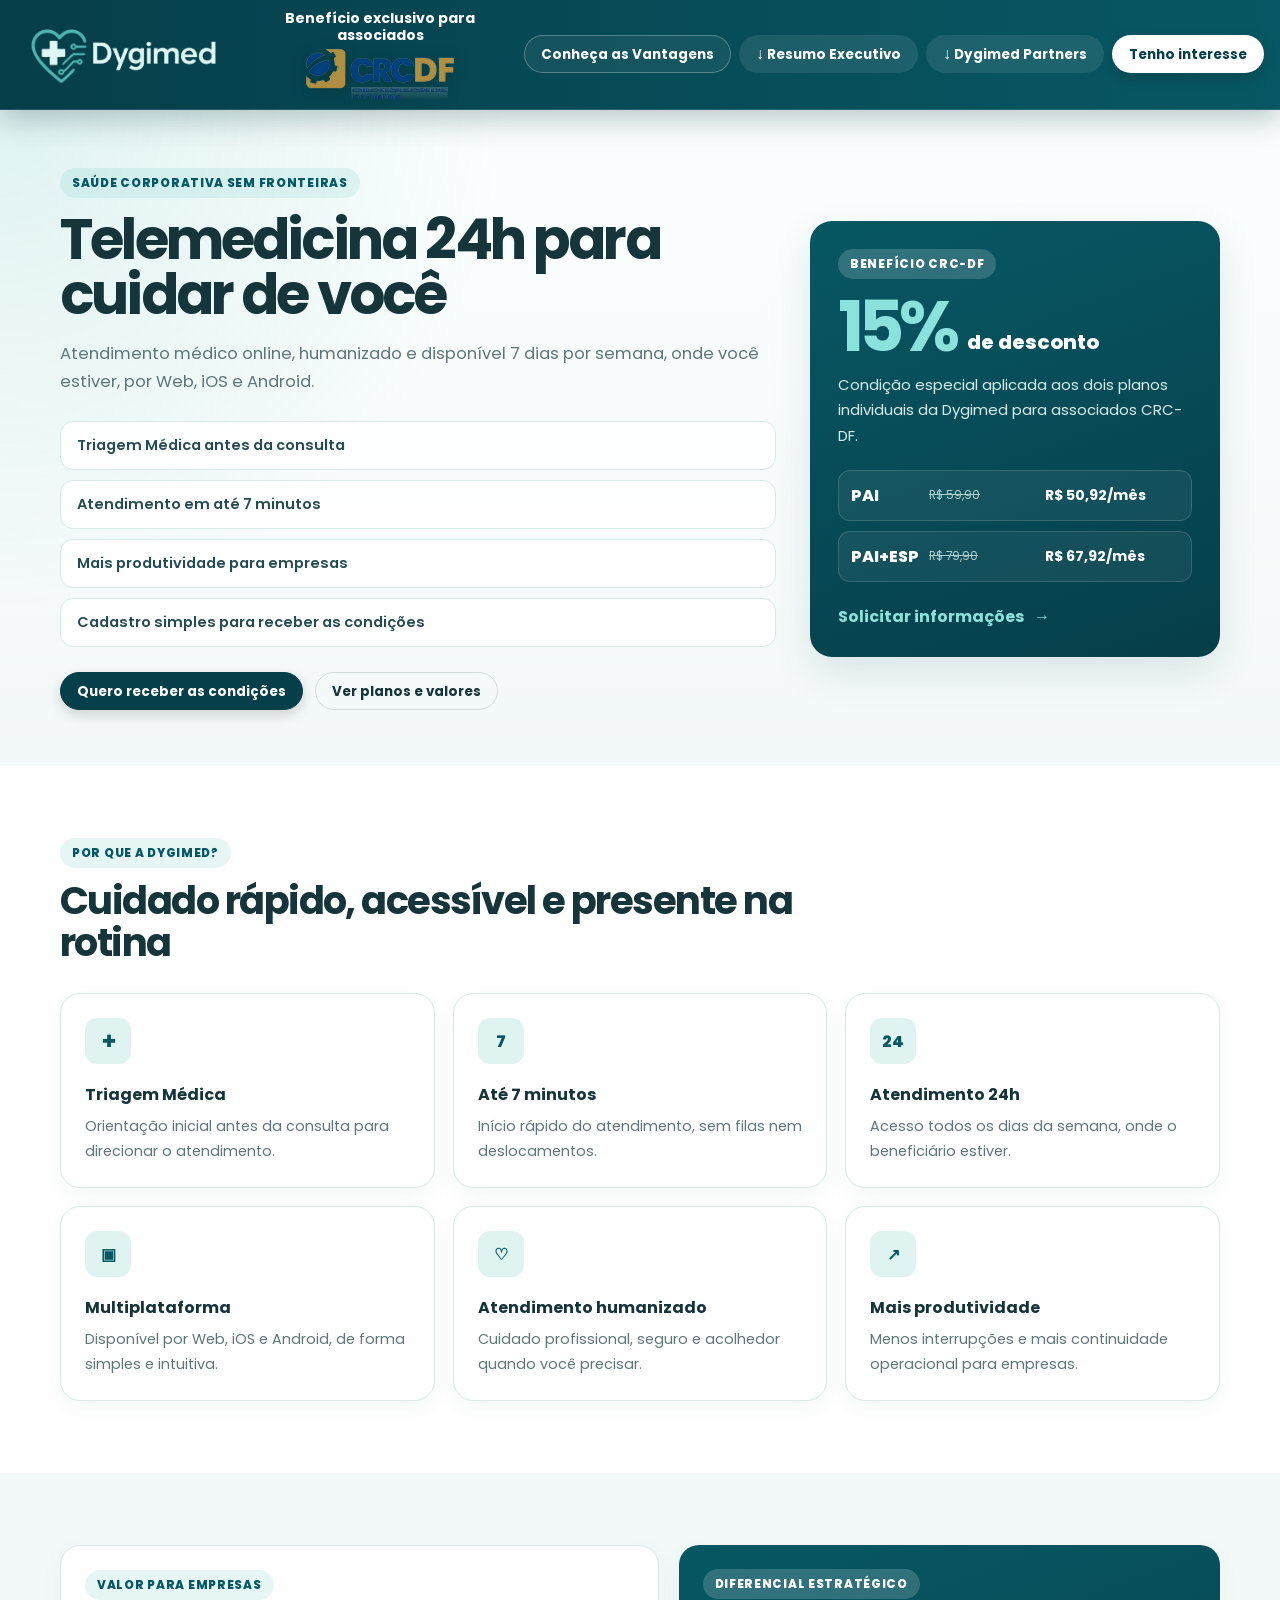
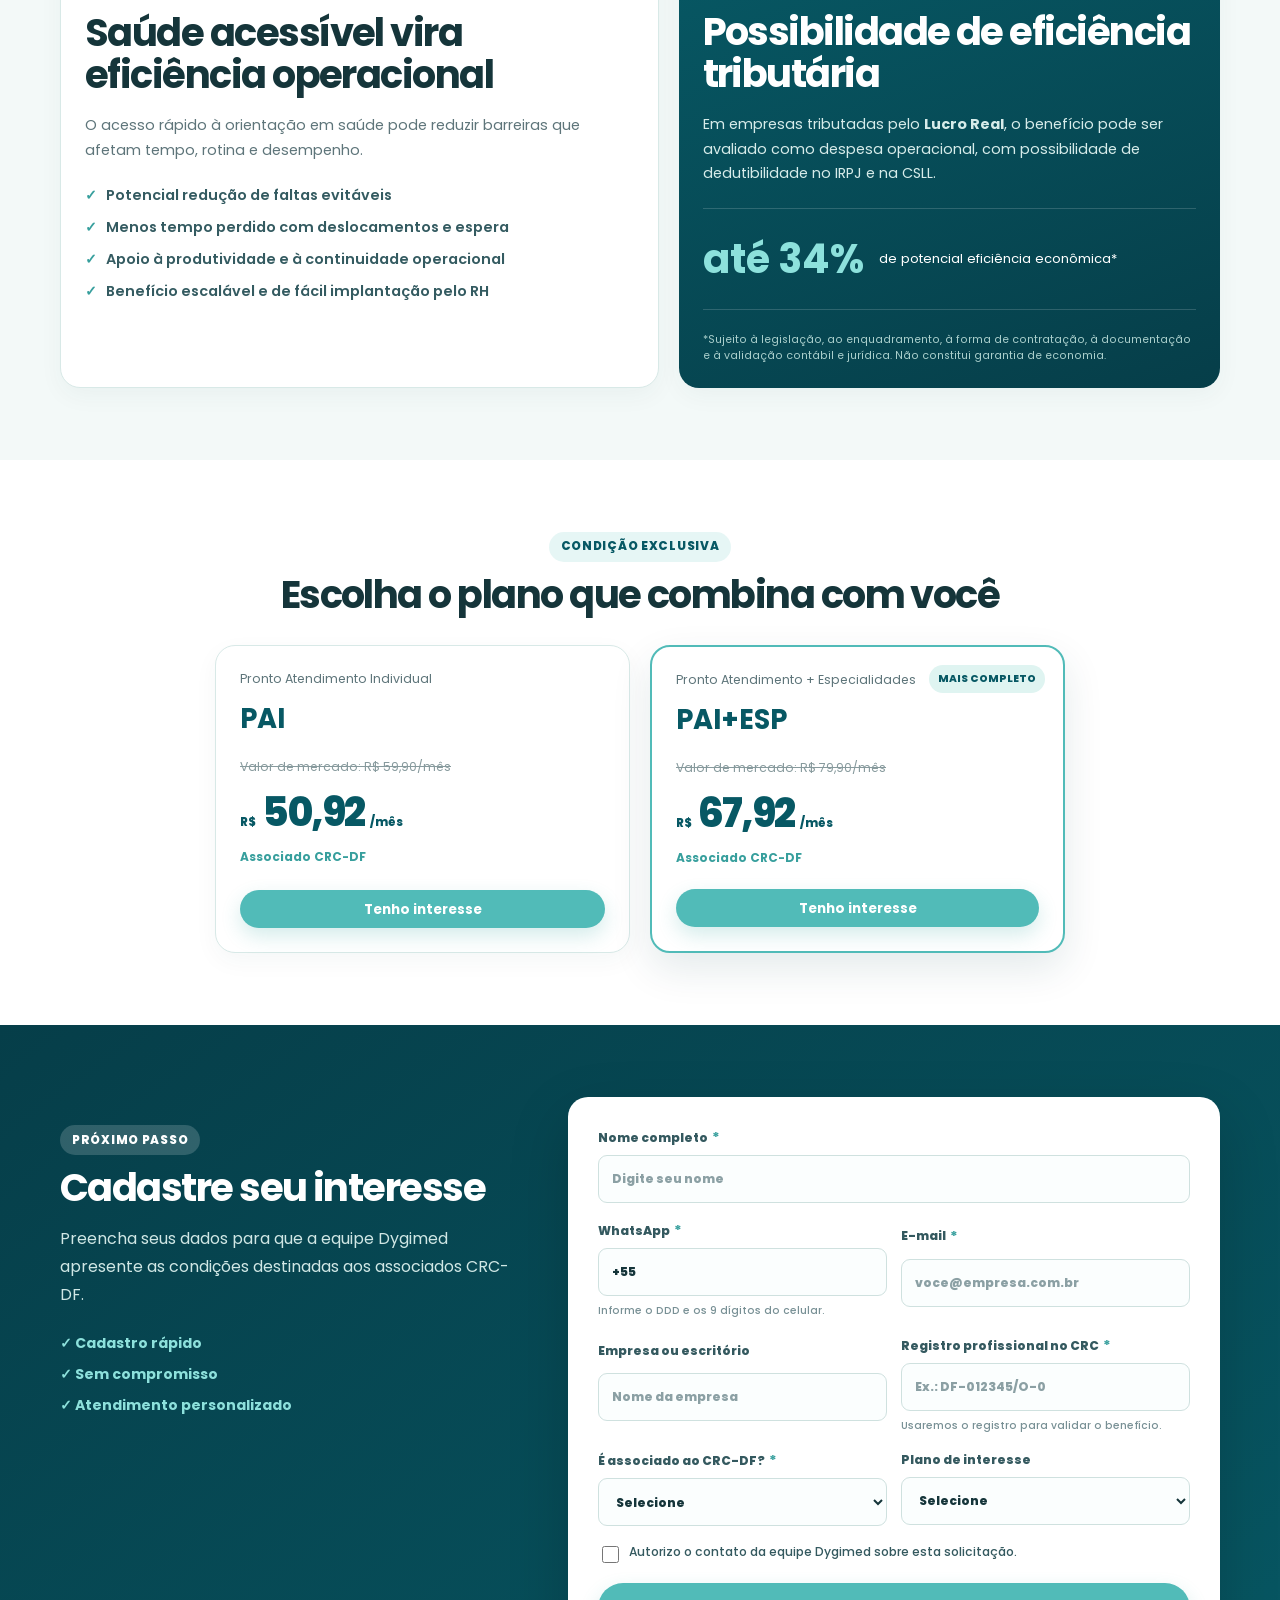
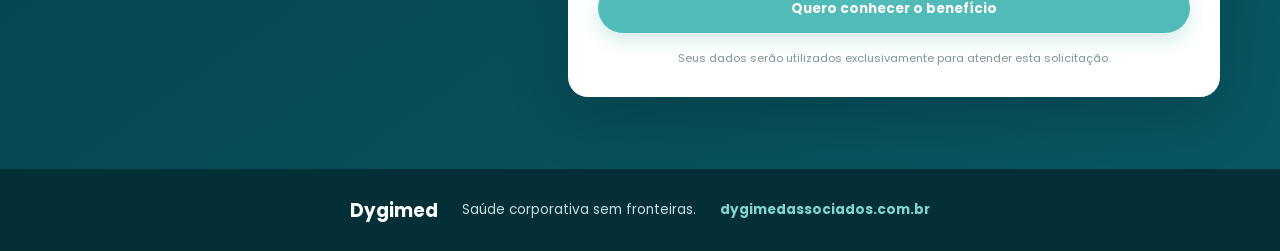
<file: index.html>
<!DOCTYPE html>
<html lang="pt-BR">
<head>
  <meta charset="UTF-8" />
  <meta name="viewport" content="width=device-width, initial-scale=1.0" />
  <meta name="description" content="Telemedicina Dygimed 24h com benefício exclusivo para associados CRC-DF." />
  <title>Dygimed | Benefício exclusivo CRC-DF</title>
  <link rel="icon" href="favicon.ico" sizes="any">
  <link rel="icon" type="image/png" sizes="512x512" href="assets/favicon-dygimed.png">
  <link rel="apple-touch-icon" href="assets/favicon-dygimed.png">
  <link rel="preconnect" href="https://fonts.googleapis.com">
  <link rel="preconnect" href="https://fonts.gstatic.com" crossorigin>
  <link href="https://fonts.googleapis.com/css2?family=Poppins:wght@400;500;600;700;800&display=swap" rel="stylesheet">
  <link rel="stylesheet" href="styles.css" />
</head>
<body>
  <header class="topbar">
    <div class="topbar__inner">
      <a class="dygimed-logo" href="#inicio" aria-label="Dygimed - início">
        <img src="logo-dygimed-topo.png" alt="Dygimed" width="1015" height="321">
      </a>

      <div class="topbar__benefit" aria-label="Benefício exclusivo para associados do CRC-DF">
        <strong>Benefício exclusivo para associados</strong>
        <img src="logo-crcdf.webp" alt="CRC-DF — Conselho Regional de Contabilidade do Distrito Federal" width="300" height="100">
      </div>

      <div class="topbar__actions">
        <a class="btn btn--ghost" href="#vantagens">Conheça as Vantagens</a>
        <a class="btn btn--download" href="Resumo_Executivo_Dygimed_Assoc_CRC-DF.pdf" download="Resumo_Executivo_Dygimed_Assoc_CRC-DF.pdf" aria-label="Baixar o Resumo Executivo da Dygimed em PDF">
          <span aria-hidden="true">↓</span> Resumo Executivo
        </a>
        <a class="btn btn--download" href="Dygimed_Partners_Assoc_CRC-DF.pdf" download="Dygimed_Partners_Assoc_CRC-DF.pdf" aria-label="Baixar a apresentação Dygimed Partners em PDF">
          <span aria-hidden="true">↓</span> Dygimed Partners
        </a>
        <a class="btn btn--primary" href="#cadastro">Tenho interesse</a>
      </div>
    </div>
  </header>

  <main>
    <section class="hero" id="inicio">
      <div class="container hero__grid">
        <div class="hero__content">
          <span class="hero__tag">Saúde corporativa sem fronteiras</span>
          <h1>Telemedicina 24h para cuidar de você</h1>
          <p class="hero__lead">
            Atendimento médico online, humanizado e disponível 7 dias por semana, onde você estiver, por Web, iOS e Android.
          </p>

          <div class="hero__bullets">
            <button class="bullet bullet--interactive" data-modal="modal-atendimento" type="button">Triagem Médica antes da consulta</button>
            <button class="bullet bullet--interactive" data-modal="modal-rapidez" type="button">Atendimento em até 7 minutos</button>
            <button class="bullet bullet--interactive" data-modal="modal-empresas" type="button">Mais produtividade para empresas</button>
            <a class="bullet bullet--link" href="#cadastro">Cadastro simples para receber as condições</a>
          </div>

          <div class="hero__cta">
            <a class="btn btn--primary" href="#cadastro">Quero receber as condições</a>
            <a class="btn btn--ghost-dark" href="#planos">Ver planos e valores</a>
          </div>
        </div>

        <aside class="hero__panel hero__panel--highlight">
          <span class="panel__label panel__label--light">Benefício CRC-DF</span>
          <div class="discount-head"><strong>15%</strong><span>de desconto</span></div>
          <p>Condição especial aplicada aos dois planos individuais da Dygimed para associados CRC-DF.</p>
          <div class="mini-prices">
            <div><span>PAI</span><del>R$ 59,90</del><strong>R$ 50,92/mês</strong></div>
            <div><span>PAI+ESP</span><del>R$ 79,90</del><strong>R$ 67,92/mês</strong></div>
          </div>
          <a class="text-link text-link--light text-link--arrow" href="#cadastro">Solicitar informações <span aria-hidden="true">→</span></a>
        </aside>
      </div>
    </section>

    <section class="section" id="vantagens">
      <div class="container">
        <div class="section-heading">
          <span class="section-tag">Por que a Dygimed?</span>
          <h2>Cuidado rápido, acessível e presente na rotina</h2>
        </div>
        <div class="cards cards--six">
          <article class="card"><span class="card__icon">✚</span><h3>Triagem Médica</h3><p>Orientação inicial antes da consulta para direcionar o atendimento.</p></article>
          <article class="card"><span class="card__icon">7</span><h3>Até 7 minutos</h3><p>Início rápido do atendimento, sem filas nem deslocamentos.</p></article>
          <article class="card"><span class="card__icon">24</span><h3>Atendimento 24h</h3><p>Acesso todos os dias da semana, onde o beneficiário estiver.</p></article>
          <article class="card"><span class="card__icon">▣</span><h3>Multiplataforma</h3><p>Disponível por Web, iOS e Android, de forma simples e intuitiva.</p></article>
          <article class="card"><span class="card__icon">♡</span><h3>Atendimento humanizado</h3><p>Cuidado profissional, seguro e acolhedor quando você precisar.</p></article>
          <article class="card"><span class="card__icon">↗</span><h3>Mais produtividade</h3><p>Menos interrupções e mais continuidade operacional para empresas.</p></article>
        </div>
      </div>
    </section>

    <section class="section section--light" id="empresas">
      <div class="container feature-grid">
        <article class="feature-card">
          <span class="section-tag">Valor para empresas</span>
          <h2>Saúde acessível vira eficiência operacional</h2>
          <p>O acesso rápido à orientação em saúde pode reduzir barreiras que afetam tempo, rotina e desempenho.</p>
          <ul class="check-list">
            <li>Potencial redução de faltas evitáveis</li>
            <li>Menos tempo perdido com deslocamentos e espera</li>
            <li>Apoio à produtividade e à continuidade operacional</li>
            <li>Benefício escalável e de fácil implantação pelo RH</li>
          </ul>
        </article>

        <article class="feature-card feature-card--tax">
          <span class="panel__label panel__label--light">Diferencial estratégico</span>
          <h2>Possibilidade de eficiência tributária</h2>
          <p>Em empresas tributadas pelo <strong>Lucro Real</strong>, o benefício pode ser avaliado como despesa operacional, com possibilidade de dedutibilidade no IRPJ e na CSLL.</p>
          <div class="tax-value"><strong>até 34%</strong><span>de potencial eficiência econômica*</span></div>
          <small>*Sujeito à legislação, ao enquadramento, à forma de contratação, à documentação e à validação contábil e jurídica. Não constitui garantia de economia.</small>
        </article>
      </div>
    </section>

    <section class="section" id="planos">
      <div class="container">
        <div class="section-heading section-heading--center">
          <span class="section-tag">Condição exclusiva</span>
          <h2>Escolha o plano que combina com você</h2>
        </div>
        <div class="plans">
          <article class="plan-card"><span>Pronto Atendimento Individual</span><h3>PAI</h3><del>Valor de mercado: R$ 59,90/mês</del><div class="plan-price"><small>R$</small> 50,92 <small>/mês</small></div><b>Associado CRC-DF</b><a class="btn btn--accent" href="#cadastro" data-plan="PAI">Tenho interesse</a></article>
          <article class="plan-card plan-card--featured"><span class="plan-card__tag">Mais completo</span><span>Pronto Atendimento + Especialidades</span><h3>PAI+ESP</h3><del>Valor de mercado: R$ 79,90/mês</del><div class="plan-price"><small>R$</small> 67,92 <small>/mês</small></div><b>Associado CRC-DF</b><a class="btn btn--accent" href="#cadastro" data-plan="PAI+ESP">Tenho interesse</a></article>
        </div>
      </div>
    </section>

    <section class="section section--form" id="cadastro">
      <div class="container form-grid">
        <div class="form-copy">
          <span class="panel__label panel__label--light">Próximo passo</span>
          <h2>Cadastre seu interesse</h2>
          <p>Preencha seus dados para que a equipe Dygimed apresente as condições destinadas aos associados CRC-DF.</p>
          <div class="form-benefits"><span>✓ Cadastro rápido</span><span>✓ Sem compromisso</span><span>✓ Atendimento personalizado</span></div>
        </div>

        <form class="lead-form" id="lead-form" action="https://formspree.io/f/mzdyvglq" method="POST" novalidate>
          <input type="hidden" name="origem" value="Landing Page Dygimed - CRC-DF">
          <input type="hidden" name="_subject" value="Novo interesse Dygimed - CRC-DF">

          <label class="form-field" for="nome">
            <span class="field-label">Nome completo <b aria-hidden="true">*</b></span>
            <input id="nome" type="text" name="nome" autocomplete="name" required minlength="3" placeholder="Digite seu nome" aria-describedby="nome-erro">
            <span class="field-error" id="nome-erro" aria-live="polite"></span>
          </label>

          <div class="field-row">
            <label class="form-field" for="whatsapp">
              <span class="field-label">WhatsApp <b aria-hidden="true">*</b></span>
              <input id="whatsapp" type="tel" name="whatsapp" autocomplete="tel" inputmode="numeric" required maxlength="19" value="+55 " placeholder="+55 (61) 99999-9999" aria-describedby="whatsapp-ajuda whatsapp-erro">
              <span class="field-hint" id="whatsapp-ajuda">Informe o DDD e os 9 dígitos do celular.</span>
              <span class="field-error" id="whatsapp-erro" aria-live="polite"></span>
            </label>

            <label class="form-field" for="email">
              <span class="field-label">E-mail <b aria-hidden="true">*</b></span>
              <input id="email" type="email" name="email" autocomplete="email" inputmode="email" autocapitalize="none" spellcheck="false" required placeholder="voce@empresa.com.br" aria-describedby="email-erro">
              <span class="field-error" id="email-erro" aria-live="polite"></span>
            </label>
          </div>

          <div class="field-row">
            <label class="form-field" for="empresa">
              <span class="field-label">Empresa ou escritório</span>
              <input id="empresa" type="text" name="empresa" autocomplete="organization" placeholder="Nome da empresa">
            </label>

            <label class="form-field" for="registro_crc">
              <span class="field-label">Registro profissional no CRC <b aria-hidden="true">*</b></span>
              <input id="registro_crc" type="text" name="registro_crc" required maxlength="24" autocapitalize="characters" placeholder="Ex.: DF-012345/O-0" aria-describedby="registro_crc-ajuda registro_crc-erro">
              <span class="field-hint" id="registro_crc-ajuda">Usaremos o registro para validar o benefício.</span>
              <span class="field-error" id="registro_crc-erro" aria-live="polite"></span>
            </label>
          </div>

          <div class="field-row">
            <label class="form-field" for="associado_crcdf">
              <span class="field-label">É associado ao CRC-DF? <b aria-hidden="true">*</b></span>
              <select id="associado_crcdf" name="associado_crcdf" required aria-describedby="associado_crcdf-erro">
                <option value="">Selecione</option>
                <option value="Sim">Sim</option>
                <option value="Não">Não</option>
              </select>
              <span class="field-error" id="associado_crcdf-erro" aria-live="polite"></span>
            </label>

            <label class="form-field" for="plano_interesse">
              <span class="field-label">Plano de interesse</span>
              <select id="plano_interesse" name="plano_interesse">
                <option value="Selecione">Selecione</option>
                <option value="PAI">PAI</option>
                <option value="PAI+ESP">PAI + ESP</option>
              </select>
            </label>
          </div>

          <label class="consent form-field" for="consentimento">
            <input id="consentimento" type="checkbox" name="consentimento" value="Autorizado" required aria-describedby="consentimento-erro">
            <span>Autorizo o contato da equipe Dygimed sobre esta solicitação.</span>
            <span class="field-error consent__error" id="consentimento-erro" aria-live="polite"></span>
          </label>

          <button class="btn btn--submit" type="submit" data-default-text="Quero conhecer o benefício">
            <span class="submit-label">Quero conhecer o benefício</span>
            <span class="submit-spinner" aria-hidden="true"></span>
          </button>

          <div class="form-status" id="form-status" role="status" aria-live="polite" hidden></div>
          <p class="privacy">Seus dados serão utilizados exclusivamente para atender esta solicitação.</p>
        </form>
      </div>
    </section>

    <footer class="footer"><strong>Dygimed</strong><span>Saúde corporativa sem fronteiras.</span><a href="https://dygimedassociados.com.br">dygimedassociados.com.br</a></footer>

    <div class="modal-overlay" id="modal-overlay"></div>
    <div class="modal-card" id="modal-atendimento" aria-hidden="true" role="dialog" aria-modal="true"><h3>Triagem Médica antes da consulta</h3><p>O beneficiário recebe uma orientação inicial para que a necessidade seja compreendida e direcionada com mais segurança antes do atendimento médico.</p><div class="modal-card__footer"><a class="btn btn--accent" href="#cadastro">Tenho interesse</a><button class="btn btn--ghost-dark modal-close-btn" type="button">Fechar</button></div></div>
    <div class="modal-card" id="modal-rapidez" aria-hidden="true" role="dialog" aria-modal="true"><h3>Atendimento em até 7 minutos</h3><p>A Dygimed facilita o acesso ao cuidado com início rápido do atendimento, sem filas presenciais e sem deslocamentos desnecessários.</p><div class="modal-card__footer"><a class="btn btn--accent" href="#cadastro">Tenho interesse</a><button class="btn btn--ghost-dark modal-close-btn" type="button">Fechar</button></div></div>
    <div class="modal-card" id="modal-empresas" aria-hidden="true" role="dialog" aria-modal="true"><h3>Mais produtividade para empresas</h3><p>O acesso rápido à orientação em saúde ajuda a reduzir interrupções, tempo perdido e barreiras que afetam a continuidade operacional.</p><div class="modal-card__footer"><a class="btn btn--accent" href="#cadastro">Tenho interesse</a><button class="btn btn--ghost-dark modal-close-btn" type="button">Fechar</button></div></div>
  </main>
  <script src="script.js"></script>
</body>
</html>
</file>
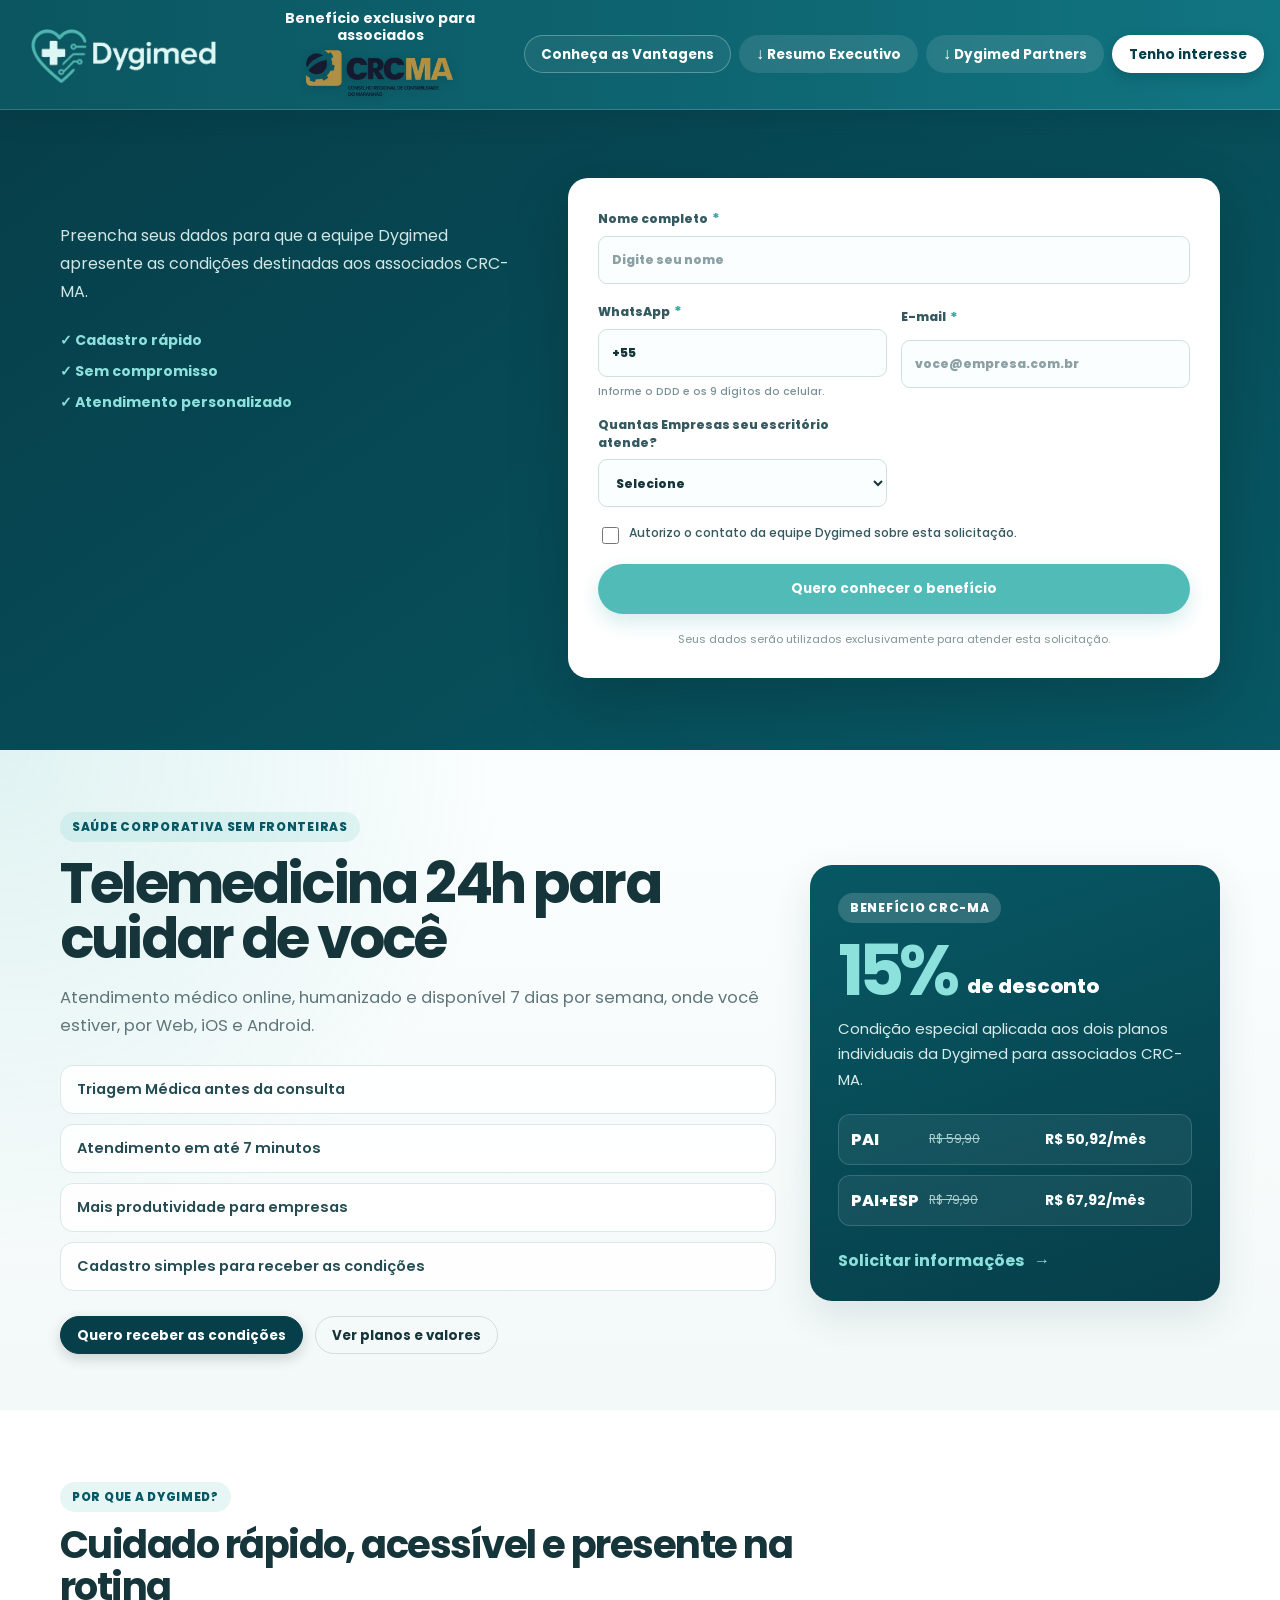
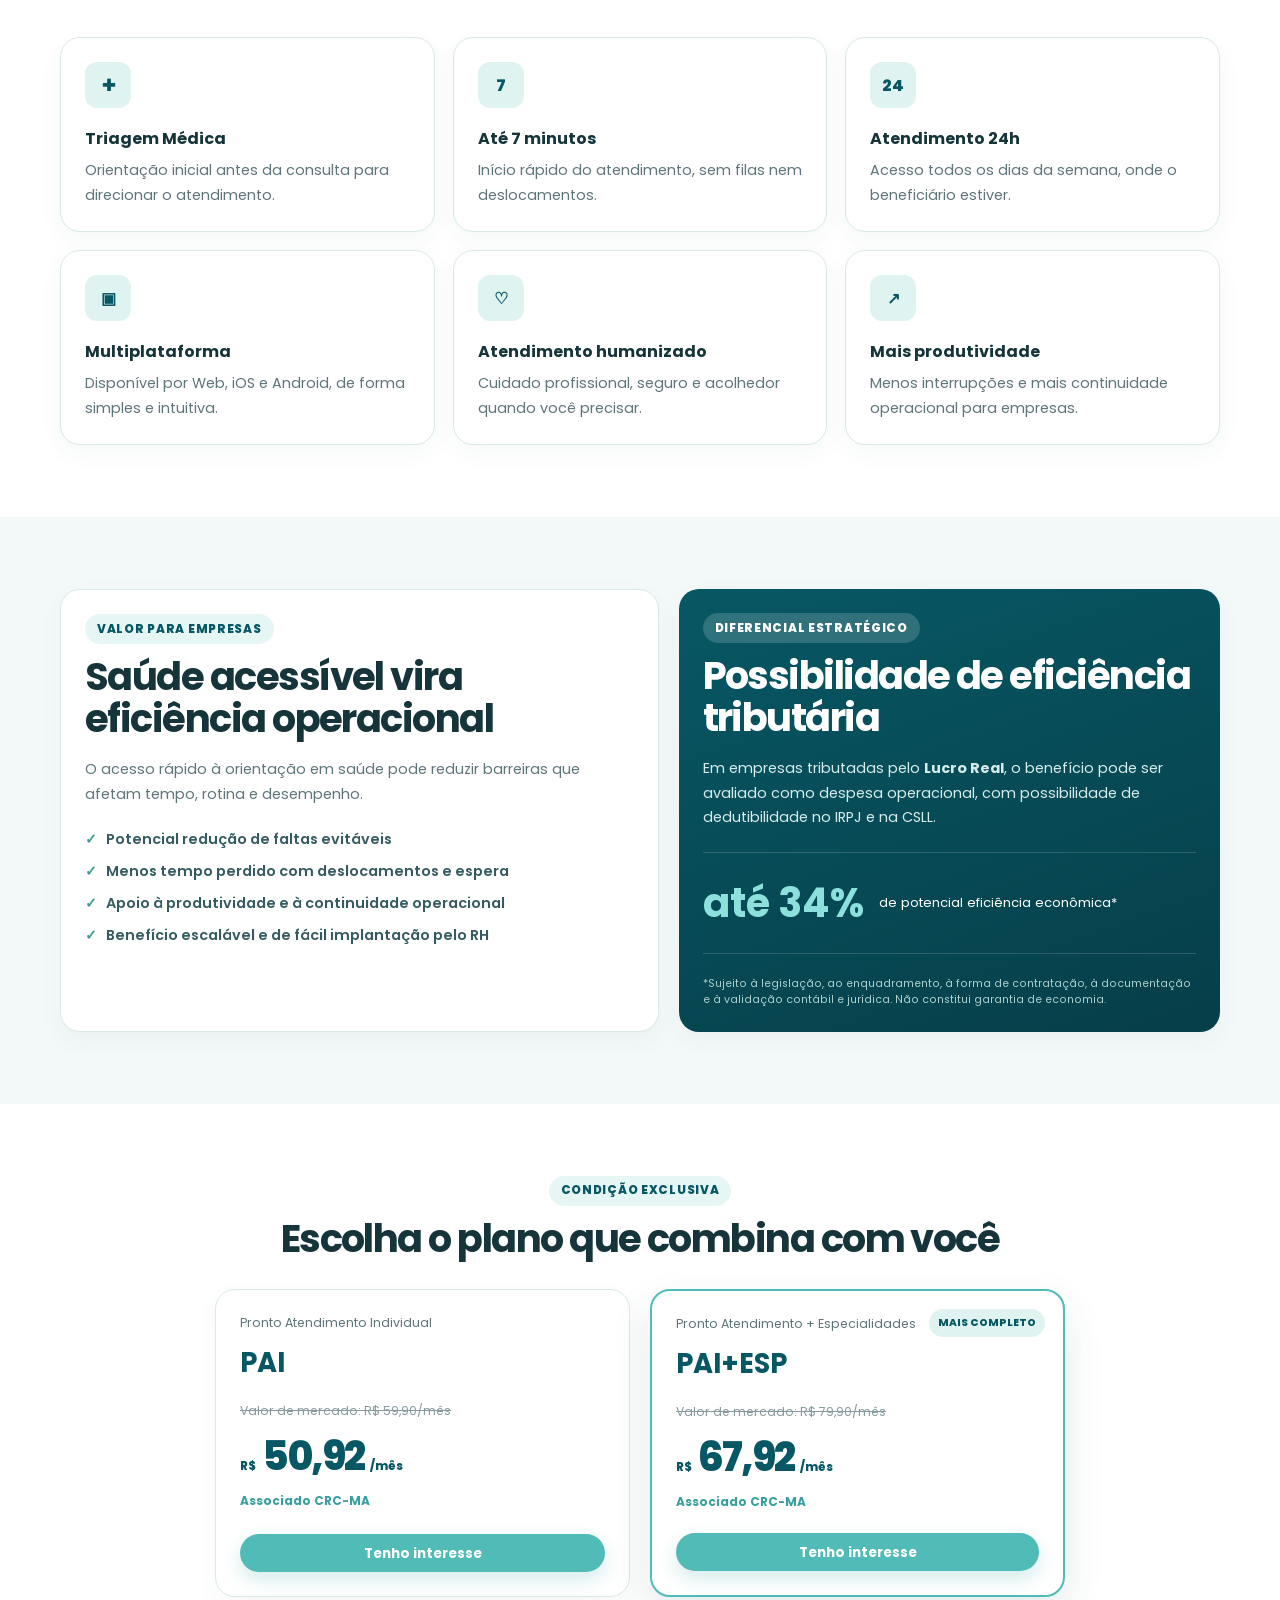
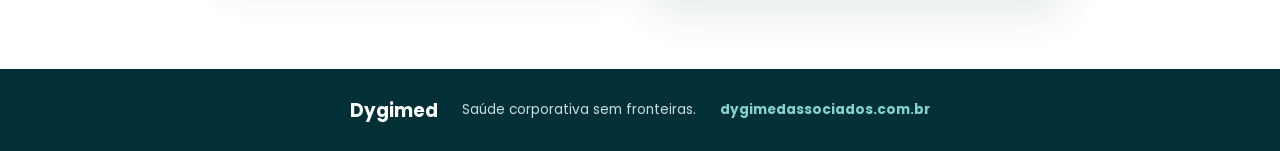
<file: crcma/index.html>
<!DOCTYPE html>
<html lang="pt-BR">
<head>
  <link rel="icon" type="image/png" href="Favicon_Dygimed.png"> 
  <meta charset="UTF-8" />   
  <meta name="viewport" content="width=device-width, initial-scale=1.0" />
  <meta name="description" content="Telemedicina Dygimed 24h com benefício exclusivo para associados CRC-MA." />
  <title>Dygimed | Benefício exclusivo CRC-MA</title>
  <link rel="preconnect" href="https://fonts.googleapis.com">
  <link rel="preconnect" href="https://fonts.gstatic.com" crossorigin>
  <link href="https://fonts.googleapis.com/css2?family=Poppins:wght@400;500;600;700;800&display=swap" rel="stylesheet">
  <link rel="stylesheet" href="styles.css" />
</head>
<body>
  <header class="topbar">
    <div class="topbar__inner">
      <a class="dygimed-logo" href="#inicio" aria-label="Dygimed - início">
        <img src="logo-dygimed-topo.png" alt="Dygimed" width="1015" height="321">
      </a>

      <div class="topbar__benefit" aria-label="Benefício exclusivo para associados do CRC-MA">
        <strong>Benefício exclusivo para associados</strong>
        <img src="logo-crcdf.webp" alt="CRC-MA — Conselho Regional de Contabilidade do Maranhão" width="300" height="100">
      </div>

      <div class="topbar__actions">
        <a class="btn btn--ghost" href="#vantagens">Conheça as Vantagens</a>
        <a class="btn btn--download" href="Resumo_Executivo_CRC-MA.pdf" download="Resumo_Executivo_CRC-MA.pdf" aria-label="Baixar o Resumo Executivo da Dygimed em PDF">
          <span aria-hidden="true">↓</span> Resumo Executivo
        </a>
        <a class="btn btn--download" href="Dygimed_Partners_Assoc_CRC-MA.pdf" download="Dygimed_Partners_Assoc_CRC-MA.pdf" aria-label="Baixar a apresentação Dygimed Partners em PDF">
          <span aria-hidden="true">↓</span> Dygimed Partners
        </a>
        <a class="btn btn--primary" href="#cadastro">Tenho interesse</a>
      </div>
    </div>
  </header>

  <main>

 <section class="section section--form" id="cadastro">
      <div class="container form-grid">
        <div class="form-copy">
         
          <p>Preencha seus dados para que a equipe Dygimed apresente as condições destinadas aos associados CRC-MA.</p>
          <div class="form-benefits"><span>✓ Cadastro rápido</span><span>✓ Sem compromisso</span><span>✓ Atendimento personalizado</span></div>
        </div>

        <form class="lead-form" id="lead-form" action="https://formspree.io/f/mzdyvglq" method="POST" novalidate>
          <input type="hidden" name="origem" value="Landing Page Dygimed - CRC-MA">
          <input type="hidden" name="_subject" value="Novo interesse Dygimed - CRC-MA">

          <label class="form-field" for="nome">
            <span class="field-label">Nome completo <b aria-hidden="true">*</b></span>
            <input id="nome" type="text" name="nome" autocomplete="name" required minlength="3" placeholder="Digite seu nome" aria-describedby="nome-erro">
            <span class="field-error" id="nome-erro" aria-live="polite"></span>
          </label>

          <div class="field-row">
            <label class="form-field" for="whatsapp">
              <span class="field-label">WhatsApp <b aria-hidden="true">*</b></span>
              <input id="whatsapp" type="tel" name="whatsapp" autocomplete="tel" inputmode="numeric" required maxlength="19" value="+55 " placeholder="+55 (61) 99999-9999" aria-describedby="whatsapp-ajuda whatsapp-erro">
              <span class="field-hint" id="whatsapp-ajuda">Informe o DDD e os 9 dígitos do celular.</span>
              <span class="field-error" id="whatsapp-erro" aria-live="polite"></span>
            </label>

            <label class="form-field" for="email">
              <span class="field-label">E-mail <b aria-hidden="true">*</b></span>
              <input id="email" type="email" name="email" autocomplete="email" inputmode="email" autocapitalize="none" spellcheck="false" required placeholder="voce@empresa.com.br" aria-describedby="email-erro">
              <span class="field-error" id="email-erro" aria-live="polite"></span>
            </label>
          </div>

          <div class="field-row">
            

	<label class="form-field" for="empresa">
              <span class="field-label">Quantas Empresas seu escritório atende?</span>
             <!-- <input id="empresa" type="text" name="empresa" autocomplete="organization" placeholder="Nome da empresa"> -->
            
<select id="empresa" name="empresa" required aria-describedby="empresa-erro">
                <option value="">Selecione</option>
                <option value="1">Até 5</option>
                <option value="2">De 6 a 20</option>
		<option value="3">De 21 a 50</option>
		<option value="4">De 51 a 80</option>
		<option value="5">Acima de 80</option>
              </select>
	</label>

            
          </div>

         
          <label class="consent form-field" for="consentimento">
            <input id="consentimento" type="checkbox" name="consentimento" value="Autorizado" required aria-describedby="consentimento-erro">
            <span>Autorizo o contato da equipe Dygimed sobre esta solicitação.</span>
            <span class="field-error consent__error" id="consentimento-erro" aria-live="polite"></span>
          </label>

          <button class="btn btn--submit" type="submit" data-default-text="Quero conhecer o benefício">
            <span class="submit-label">Quero conhecer o benefício</span>
            <span class="submit-spinner" aria-hidden="true"></span>
          </button>

          <div class="form-status" id="form-status" role="status" aria-live="polite" hidden></div>
          <p class="privacy">Seus dados serão utilizados exclusivamente para atender esta solicitação.</p>
        </form>
      </div>
    </section>

    <section class="hero" id="inicio">
      <div class="container hero__grid">
        <div class="hero__content">
          <span class="hero__tag">Saúde corporativa sem fronteiras</span>
          <h1>Telemedicina 24h para cuidar de você</h1>
          <p class="hero__lead">
            Atendimento médico online, humanizado e disponível 7 dias por semana, onde você estiver, por Web, iOS e Android.
          </p>

          <div class="hero__bullets">
            <button class="bullet bullet--interactive" data-modal="modal-atendimento" type="button">Triagem Médica antes da consulta</button>
            <button class="bullet bullet--interactive" data-modal="modal-rapidez" type="button">Atendimento em até 7 minutos</button>
            <button class="bullet bullet--interactive" data-modal="modal-empresas" type="button">Mais produtividade para empresas</button>
            <a class="bullet bullet--link" href="#cadastro">Cadastro simples para receber as condições</a>
          </div>

          <div class="hero__cta">
            <a class="btn btn--primary" href="#cadastro">Quero receber as condições</a>
            <a class="btn btn--ghost-dark" href="#planos">Ver planos e valores</a>
          </div>
        </div>

        <aside class="hero__panel hero__panel--highlight">
          <span class="panel__label panel__label--light">Benefício CRC-MA</span>
          <div class="discount-head"><strong>15%</strong><span>de desconto</span></div>
          <p>Condição especial aplicada aos dois planos individuais da Dygimed para associados CRC-MA.</p>
          <div class="mini-prices">
            <div><span>PAI</span><del>R$ 59,90</del><strong>R$ 50,92/mês</strong></div>
            <div><span>PAI+ESP</span><del>R$ 79,90</del><strong>R$ 67,92/mês</strong></div>
          </div>
          <a class="text-link text-link--light text-link--arrow" href="#cadastro">Solicitar informações <span aria-hidden="true">→</span></a>
        </aside>
      </div>
    </section>

    <section class="section" id="vantagens">
      <div class="container">
        <div class="section-heading">
          <span class="section-tag">Por que a Dygimed?</span>
          <h2>Cuidado rápido, acessível e presente na rotina</h2>
        </div>
        <div class="cards cards--six">
          <article class="card"><span class="card__icon">✚</span><h3>Triagem Médica</h3><p>Orientação inicial antes da consulta para direcionar o atendimento.</p></article>
          <article class="card"><span class="card__icon">7</span><h3>Até 7 minutos</h3><p>Início rápido do atendimento, sem filas nem deslocamentos.</p></article>
          <article class="card"><span class="card__icon">24</span><h3>Atendimento 24h</h3><p>Acesso todos os dias da semana, onde o beneficiário estiver.</p></article>
          <article class="card"><span class="card__icon">▣</span><h3>Multiplataforma</h3><p>Disponível por Web, iOS e Android, de forma simples e intuitiva.</p></article>
          <article class="card"><span class="card__icon">♡</span><h3>Atendimento humanizado</h3><p>Cuidado profissional, seguro e acolhedor quando você precisar.</p></article>
          <article class="card"><span class="card__icon">↗</span><h3>Mais produtividade</h3><p>Menos interrupções e mais continuidade operacional para empresas.</p></article>
        </div>
      </div>
    </section>

    <section class="section section--light" id="empresas">
      <div class="container feature-grid">
        <article class="feature-card">
          <span class="section-tag">Valor para empresas</span>
          <h2>Saúde acessível vira eficiência operacional</h2>
          <p>O acesso rápido à orientação em saúde pode reduzir barreiras que afetam tempo, rotina e desempenho.</p>
          <ul class="check-list">
            <li>Potencial redução de faltas evitáveis</li>
            <li>Menos tempo perdido com deslocamentos e espera</li>
            <li>Apoio à produtividade e à continuidade operacional</li>
            <li>Benefício escalável e de fácil implantação pelo RH</li>
          </ul>
        </article>

        <article class="feature-card feature-card--tax">
          <span class="panel__label panel__label--light">Diferencial estratégico</span>
          <h2>Possibilidade de eficiência tributária</h2>
          <p>Em empresas tributadas pelo <strong>Lucro Real</strong>, o benefício pode ser avaliado como despesa operacional, com possibilidade de dedutibilidade no IRPJ e na CSLL.</p>
          <div class="tax-value"><strong>até 34%</strong><span>de potencial eficiência econômica*</span></div>
          <small>*Sujeito à legislação, ao enquadramento, à forma de contratação, à documentação e à validação contábil e jurídica. Não constitui garantia de economia.</small>
        </article>
      </div>
    </section>

    <section class="section" id="planos">
      <div class="container">
        <div class="section-heading section-heading--center">
          <span class="section-tag">Condição exclusiva</span>
          <h2>Escolha o plano que combina com você</h2>
        </div>
        <div class="plans">
          <article class="plan-card"><span>Pronto Atendimento Individual</span><h3>PAI</h3><del>Valor de mercado: R$ 59,90/mês</del><div class="plan-price"><small>R$</small> 50,92 <small>/mês</small></div><b>Associado CRC-MA</b><a class="btn btn--accent" href="#cadastro" data-plan="PAI">Tenho interesse</a></article>
          <article class="plan-card plan-card--featured"><span class="plan-card__tag">Mais completo</span><span>Pronto Atendimento + Especialidades</span><h3>PAI+ESP</h3><del>Valor de mercado: R$ 79,90/mês</del><div class="plan-price"><small>R$</small> 67,92 <small>/mês</small></div><b>Associado CRC-MA</b><a class="btn btn--accent" href="#cadastro" data-plan="PAI+ESP">Tenho interesse</a></article>
        </div>
      </div>
    </section>

   

    <footer class="footer"><strong>Dygimed</strong><span>Saúde corporativa sem fronteiras.</span><a href="https://dygimedassociados.com.br">dygimedassociados.com.br</a></footer>

    <div class="modal-overlay" id="modal-overlay"></div>
    <div class="modal-card" id="modal-atendimento" aria-hidden="true" role="dialog" aria-modal="true"><h3>Triagem Médica antes da consulta</h3><p>O beneficiário recebe uma orientação inicial para que a necessidade seja compreendida e direcionada com mais segurança antes do atendimento médico.</p><div class="modal-card__footer"><a class="btn btn--accent" href="#cadastro">Tenho interesse</a><button class="btn btn--ghost-dark modal-close-btn" type="button">Fechar</button></div></div>
    <div class="modal-card" id="modal-rapidez" aria-hidden="true" role="dialog" aria-modal="true"><h3>Atendimento em até 7 minutos</h3><p>A Dygimed facilita o acesso ao cuidado com início rápido do atendimento, sem filas presenciais e sem deslocamentos desnecessários.</p><div class="modal-card__footer"><a class="btn btn--accent" href="#cadastro">Tenho interesse</a><button class="btn btn--ghost-dark modal-close-btn" type="button">Fechar</button></div></div>
    <div class="modal-card" id="modal-empresas" aria-hidden="true" role="dialog" aria-modal="true"><h3>Mais produtividade para empresas</h3><p>O acesso rápido à orientação em saúde ajuda a reduzir interrupções, tempo perdido e barreiras que afetam a continuidade operacional.</p><div class="modal-card__footer"><a class="btn btn--accent" href="#cadastro">Tenho interesse</a><button class="btn btn--ghost-dark modal-close-btn" type="button">Fechar</button></div></div>
  </main>
  <script src="script.js"></script>
</body>
</html>
</file>
<file: styles.css>
:root{--deep:#063e49;--petrol:#075864;--teal:#51bbb8;--teal-dark:#379f9d;--mint:#dff4f1;--text:#15353a;--muted:#5e757a;--white:#fff;--bg:#f3f9f8;--line:#d8e9e7;--danger:#b42318;--danger-bg:#fef3f2;--success:#067647;--success-bg:#ecfdf3;--shadow:0 16px 40px rgba(2,62,70,.11)}
*{box-sizing:border-box}html{scroll-behavior:smooth}body{margin:0;padding-top:106px;font-family:"Poppins",sans-serif;color:var(--text);background:#fff}a{text-decoration:none;color:inherit}button,input,select{font:inherit}img{max-width:100%;display:block}.container{width:min(1160px,calc(100% - 32px));margin:0 auto}
.topbar{position:fixed;inset:0 0 auto;z-index:1000;background:linear-gradient(90deg,var(--deep),var(--petrol));border-bottom:1px solid rgba(255,255,255,.12);box-shadow:0 10px 28px rgba(1,45,52,.25)}.topbar__inner{width:min(1380px,calc(100% - 32px));min-height:94px;margin:auto;display:grid;grid-template-columns:minmax(190px,260px) minmax(240px,1fr) auto;align-items:center;gap:24px;padding:10px 0}.dygimed-logo{justify-self:start;display:flex;align-items:center;min-width:0}.dygimed-logo img{width:min(238px,100%);height:68px;object-fit:contain;object-position:left center}.topbar__benefit{justify-self:center;display:grid;justify-items:center;gap:5px;min-width:240px;text-align:center}.topbar__benefit strong{color:#fff;font-size:.88rem;font-weight:700;line-height:1.2}.topbar__benefit img{width:150px;height:50px;object-fit:contain;filter:drop-shadow(0 3px 8px rgba(0,0,0,.18))}.topbar__actions{display:flex;align-items:center;justify-content:flex-end;gap:8px}.btn--download{border-color:rgba(255,255,255,.32);color:#fff;background:rgba(255,255,255,.09)}.btn--download span{font-size:1rem;margin-right:3px}.btn--download:hover{background:rgba(255,255,255,.16);border-color:rgba(255,255,255,.5)}
.btn{display:inline-flex;align-items:center;justify-content:center;min-height:38px;padding:0 16px;border-radius:999px;border:1px solid transparent;font-size:.84rem;font-weight:700;line-height:1;white-space:nowrap;cursor:pointer;transition:.18s}.btn:hover{transform:translateY(-1px)}.btn--primary{background:#fff;color:var(--deep);box-shadow:0 5px 14px rgba(0,0,0,.16)}.btn--ghost{border-color:rgba(255,255,255,.28);color:#fff;background:rgba(255,255,255,.06)}.btn--ghost-dark{border-color:rgba(21,53,58,.15);color:var(--text);background:transparent}.btn--accent,.btn--submit{background:var(--teal);color:#fff;box-shadow:0 8px 20px rgba(40,160,157,.2)}
.hero{padding:62px 0 56px;background:radial-gradient(circle at 0 0,rgba(81,187,184,.16),transparent 35%),linear-gradient(180deg,#fbfefe,var(--bg))}.hero__grid{display:grid;grid-template-columns:minmax(0,1.15fr) minmax(320px,410px);gap:34px;align-items:center}.hero__tag,.section-tag,.panel__label{display:inline-flex;align-items:center;min-height:30px;padding:0 12px;border-radius:999px;background:rgba(81,187,184,.14);color:var(--petrol);font-size:.74rem;font-weight:800;text-transform:uppercase;letter-spacing:.06em}.panel__label--light{background:rgba(255,255,255,.17);color:#fff}.hero h1{font-size:clamp(2.35rem,4.4vw,4.8rem);line-height:.98;letter-spacing:-.05em;margin:14px 0 18px;max-width:760px}.hero__lead{font-size:1.03rem;line-height:1.7;margin:0;max-width:700px;color:var(--muted)}.hero__bullets{display:grid;gap:10px;margin:25px 0}.bullet{width:100%;padding:13px 16px;border-radius:13px;border:1px solid var(--line);background:rgba(255,255,255,.9);font-size:.91rem;font-weight:600;color:#254c52;text-align:left}.bullet--interactive{cursor:pointer;transition:.18s}.bullet--interactive:hover,.bullet--link:hover{transform:translateY(-1px);box-shadow:0 10px 22px rgba(2,75,83,.07);border-color:rgba(81,187,184,.55)}.bullet--link{display:block}.hero__cta{display:flex;gap:12px;flex-wrap:wrap}.hero__cta .btn--primary{background:var(--deep);color:#fff;border-color:var(--deep)}
.hero__panel{border-radius:22px;padding:28px;box-shadow:var(--shadow)}.hero__panel--highlight{background:linear-gradient(160deg,var(--petrol),var(--deep));color:#fff}.discount-head{display:flex;align-items:end;gap:12px;margin:18px 0 12px}.discount-head strong{font-size:4.4rem;line-height:.85;color:#8de1dc;letter-spacing:-.07em}.discount-head span{font-size:1.25rem;font-weight:800}.hero__panel p{font-size:.93rem;line-height:1.7;color:#d7ecea}.mini-prices{display:grid;gap:10px;margin:22px 0}.mini-prices>div{display:grid;grid-template-columns:70px 1fr 1.25fr;align-items:center;gap:8px;padding:12px;border:1px solid rgba(255,255,255,.15);border-radius:12px;background:rgba(255,255,255,.06)}.mini-prices span{font-weight:800}.mini-prices del{font-size:.74rem;color:#aecfcd}.mini-prices strong{font-size:.88rem;color:#fff}.text-link{font-weight:700}.text-link--light{color:#8de1dc}.text-link--arrow{display:inline-flex;align-items:center;gap:10px}
.section{padding:72px 0}.section--light{background:var(--bg)}.section-heading{max-width:760px;margin-bottom:30px}.section-heading--center{text-align:center;margin-left:auto;margin-right:auto}.section-heading h2,.feature-card h2,.form-copy h2{margin:12px 0 0;font-size:clamp(1.7rem,3vw,3rem);line-height:1.08;letter-spacing:-.04em}.cards{display:grid;gap:18px}.cards--six{grid-template-columns:repeat(3,minmax(0,1fr))}.card,.feature-card,.plan-card{background:#fff;border:1px solid var(--line);border-radius:20px;padding:24px;box-shadow:0 8px 24px rgba(2,62,70,.045)}.card__icon{width:46px;height:46px;border-radius:12px;background:var(--mint);display:grid;place-items:center;color:var(--petrol);font-weight:800}.card h3{margin:18px 0 7px;font-size:1rem}.card p,.feature-card p{margin:0;color:var(--muted);font-size:.9rem;line-height:1.7}.feature-grid{display:grid;grid-template-columns:1.05fr .95fr;gap:20px}.feature-card h2{margin-bottom:18px}.check-list{list-style:none;padding:0;margin:23px 0 0;display:grid;gap:11px;color:#345b61;font-size:.9rem;font-weight:600}.check-list li:before{content:"✓";color:var(--teal-dark);margin-right:9px}.feature-card--tax{background:linear-gradient(160deg,var(--petrol),var(--deep));color:#fff;border:0}.feature-card--tax h2{color:#fff}.feature-card--tax p{color:#d7ecea}.tax-value{display:flex;align-items:center;gap:15px;padding:20px 0;margin:22px 0;border-top:1px solid rgba(255,255,255,.16);border-bottom:1px solid rgba(255,255,255,.16)}.tax-value strong{font-size:2.5rem;color:#8de1dc;white-space:nowrap}.tax-value span{font-size:.82rem}.feature-card--tax small{display:block;color:#a9cecb;font-size:.67rem;line-height:1.5}
.plans{max-width:850px;margin:auto;display:grid;grid-template-columns:1fr 1fr;gap:20px}.plan-card{display:flex;flex-direction:column;position:relative}.plan-card--featured{border:2px solid var(--teal);box-shadow:var(--shadow)}.plan-card__tag{position:absolute;right:18px;top:18px;padding:6px 9px;border-radius:999px;background:var(--mint);color:var(--petrol);font-size:.65rem;font-weight:800;text-transform:uppercase}.plan-card>span:not(.plan-card__tag){font-size:.78rem;color:var(--muted)}.plan-card h3{font-size:1.7rem;margin:10px 0 18px;color:var(--petrol)}.plan-card del{font-size:.77rem;color:#879a9d}.plan-price{font-size:2.5rem;font-weight:800;color:var(--petrol);letter-spacing:-.05em;margin:6px 0}.plan-price small{font-size:.72rem;letter-spacing:0}.plan-card>b{font-size:.75rem;color:var(--teal-dark);margin-bottom:22px}.plan-card .btn{margin-top:auto}
.section--form{background:linear-gradient(145deg,var(--deep),var(--petrol));color:#fff}.form-grid{display:grid;grid-template-columns:.82fr 1.18fr;gap:55px;align-items:start}.form-copy{padding-top:28px}.form-copy p{color:#d0e7e5;line-height:1.75}.form-benefits{display:grid;gap:10px;margin-top:24px;color:#8de1dc;font-size:.88rem;font-weight:700}.lead-form{background:#fff;color:var(--text);border-radius:20px;padding:30px;display:grid;gap:17px;box-shadow:0 22px 60px rgba(0,0,0,.18)}.lead-form label{display:grid;gap:7px;color:#34595f;font-size:.76rem;font-weight:800}.field-label{display:flex;align-items:center;gap:4px}.field-label b{color:var(--teal-dark);font-size:.9rem}.lead-form input,.lead-form select{width:100%;height:48px;padding:0 13px;border:1px solid #cfe1df;border-radius:9px;background:#fbfefe;color:var(--text);outline:none;transition:border-color .18s,box-shadow .18s,background .18s}.lead-form input::placeholder{color:#8ba0a4}.lead-form input:focus,.lead-form select:focus{border-color:var(--teal);box-shadow:0 0 0 3px rgba(81,187,184,.14);background:#fff}.field-row{display:grid;grid-template-columns:1fr 1fr;gap:14px}.field-hint{color:#789095;font-size:.65rem;font-weight:500;line-height:1.45}.field-error{display:none;color:var(--danger);font-size:.66rem;font-weight:600;line-height:1.4}.form-field.has-error .field-error{display:block}.form-field.has-error input:not([type="checkbox"]),.form-field.has-error select{border-color:#f04438;background:#fffafa;box-shadow:0 0 0 3px rgba(240,68,56,.08)}.form-field.has-success input:not([type="checkbox"]),.form-field.has-success select{border-color:#6bc5a0;background:#fbfffd}.consent{grid-template-columns:auto 1fr!important;align-items:start!important;font-weight:500!important;line-height:1.5}.consent input{width:17px;height:17px;accent-color:var(--teal-dark)}.consent__error{grid-column:1/-1}.consent.has-error>span:not(.field-error){color:var(--danger)}.btn--submit{position:relative;width:100%;min-height:50px;border:0}.btn--submit:disabled{cursor:wait;opacity:.82;transform:none}.submit-spinner{display:none;width:18px;height:18px;margin-left:10px;border:2px solid rgba(255,255,255,.45);border-top-color:#fff;border-radius:50%;animation:submit-spin .75s linear infinite}.btn--submit.is-loading .submit-spinner{display:block}.form-status{padding:14px 16px;border:1px solid transparent;border-radius:11px;font-size:.78rem;line-height:1.55}.form-status strong{display:block;margin-bottom:2px}.form-status--success{color:var(--success);background:var(--success-bg);border-color:#abefc6}.form-status--error{color:var(--danger);background:var(--danger-bg);border-color:#fecdca}.privacy{text-align:center!important;color:#809699!important;font-size:.69rem!important;margin:0!important}@keyframes submit-spin{to{transform:rotate(360deg)}}
.footer{min-height:82px;padding:20px 5vw;background:#032f37;color:#c8dfdd;display:flex;align-items:center;justify-content:center;gap:24px;flex-wrap:wrap;font-size:.85rem}.footer strong{color:#fff;font-size:1.15rem}.footer a{color:#82d5d0;font-weight:700}.modal-overlay{position:fixed;inset:0;background:rgba(1,30,35,.56);backdrop-filter:blur(6px);opacity:0;visibility:hidden;transition:.22s;z-index:1200}.modal-overlay.is-active{opacity:1;visibility:visible}.modal-card{position:fixed;top:50%;left:50%;width:min(660px,calc(100% - 32px));max-height:calc(100vh - 60px);overflow:auto;background:#fff;border:1px solid var(--line);border-radius:22px;padding:28px;box-shadow:0 30px 80px rgba(1,45,52,.24);transform:translate(-50%,-46%) scale(.98);opacity:0;visibility:hidden;transition:.24s;z-index:1300}.modal-card.is-active{opacity:1;visibility:visible;transform:translate(-50%,-50%) scale(1)}.modal-card h3{font-size:1.7rem;margin:0 0 12px;color:var(--deep)}.modal-card p{color:var(--muted);line-height:1.75}.modal-card__footer{display:flex;gap:10px;margin-top:20px}.modal-open{overflow:hidden}
@media(max-width:1260px){body{padding-top:166px}.topbar__inner{grid-template-columns:minmax(180px,230px) 1fr;grid-template-areas:"logo benefit" "actions actions";gap:8px 22px;padding:10px 0 12px}.dygimed-logo{grid-area:logo}.dygimed-logo img{height:60px}.topbar__benefit{grid-area:benefit}.topbar__actions{grid-area:actions;justify-content:center;flex-wrap:wrap}}
@media(max-width:980px){.hero__grid,.feature-grid,.form-grid{grid-template-columns:1fr}.cards--six{grid-template-columns:1fr 1fr}.hero{padding-top:45px}}
@media(max-width:640px){body{padding-top:244px}.container{width:min(100% - 24px,1160px)}.topbar__inner{grid-template-columns:1fr;grid-template-areas:"logo" "benefit" "actions";justify-items:center;text-align:center;gap:7px;padding:10px 0}.dygimed-logo{justify-self:center}.dygimed-logo img{width:190px;height:50px;object-position:center}.topbar__benefit{min-width:0;gap:3px}.topbar__benefit strong{font-size:.77rem}.topbar__benefit img{width:126px;height:42px}.topbar__actions{width:100%;gap:6px}.topbar__actions .btn{min-height:34px;padding:0 11px;font-size:.72rem}.hero h1{font-size:2.65rem}.discount-head strong{font-size:3.5rem}.mini-prices>div{grid-template-columns:55px 1fr}.mini-prices strong{grid-column:1/-1}.cards--six,.plans,.field-row{grid-template-columns:1fr}.section{padding:58px 0}.feature-card,.card,.plan-card,.lead-form{padding:21px}.tax-value{align-items:start;flex-direction:column}.form-copy{padding-top:0}.modal-card{width:calc(100% - 20px);padding:22px 18px}.modal-card__footer{flex-direction:column}.modal-card__footer .btn{width:100%}}
@media(max-width:430px){body{padding-top:304px}.topbar__actions .btn--primary{width:100%;max-width:220px}.topbar__actions .btn--ghost{width:100%;max-width:220px}.topbar__actions .btn--download{flex:1 1 calc(50% - 6px);padding-inline:8px}.hero{padding-top:36px}}
</file>
<file: crcma/styles.css>
:root{--deep:#063e49;--petrol:#075864;--teal:#51bbb8;--teal-dark:#379f9d;--mint:#dff4f1;--text:#15353a;--muted:#5e757a;--white:#fff;--bg:#f3f9f8;--line:#d8e9e7;--danger:#b42318;--danger-bg:#fef3f2;--success:#067647;--success-bg:#ecfdf3;--shadow:0 16px 40px rgba(2,62,70,.11)}
*{box-sizing:border-box}html{scroll-behavior:smooth}body{margin:0;padding-top:106px;font-family:"Poppins",sans-serif;color:var(--text);background:#fff}a{text-decoration:none;color:inherit}button,input,select{font:inherit}img{max-width:100%;display:block}.container{width:min(1160px,calc(100% - 32px));margin:0 auto}

.topbar{
    position:fixed;
    inset:0 0 auto;
    z-index:1000;

    /* Mais claro, mantendo o verde petróleo */
    background:linear-gradient(
        90deg,
        #0b5660 0%,
        #0d6470 52%,
        #117581 100%
    );

    border-bottom:1px solid rgba(255,255,255,.18);

    /* Sombra mais suave */
    box-shadow:0 8px 24px rgba(1,45,52,.18);
}

.topbar__inner{
    width:min(1380px,calc(100% - 32px));
    min-height:94px;
    margin:auto;
    display:grid;
    grid-template-columns:minmax(190px,260px) minmax(240px,1fr) auto;
    align-items:center;
    gap:24px;
    padding:10px 0;
}

.dygimed-logo{
    justify-self:start;
    display:flex;
    align-items:center;
    min-width:0;
}

.dygimed-logo img{
    width:min(238px,100%);
    height:68px;
    object-fit:contain;
    object-position:left center;
}

.topbar__benefit{
    justify-self:center;
    display:grid;
    justify-items:center;
    gap:5px;
    min-width:240px;
    text-align:center;
}

.topbar__benefit strong{
    color:rgba(255,255,255,.96);
    font-size:.88rem;
    font-weight:700;
    line-height:1.2;
}

.topbar__benefit img{
    width:150px;
    height:50px;
    object-fit:contain;

    /* Um pouco menos pesada */
    filter:drop-shadow(0 2px 5px rgba(0,0,0,.14));
}

.topbar__actions{
    display:flex;
    align-items:center;
    justify-content:flex-end;
    gap:8px;
}

.btn--download{
    border-color:rgba(255,255,255,.38);
    color:#fff;

    /* Dá mais contraste entre botão e fundo */
    background:rgba(255,255,255,.11);
    backdrop-filter:blur(4px);
}

.btn--download span{
    font-size:1rem;
    margin-right:3px;
}

.btn--download:hover{
    background:rgba(255,255,255,.19);
    border-color:rgba(255,255,255,.58);
}

.btn{display:inline-flex;align-items:center;justify-content:center;min-height:38px;padding:0 16px;border-radius:999px;border:1px solid transparent;font-size:.84rem;font-weight:700;line-height:1;white-space:nowrap;cursor:pointer;transition:.18s}.btn:hover{transform:translateY(-1px)}.btn--primary{background:#fff;color:var(--deep);box-shadow:0 5px 14px rgba(0,0,0,.16)}.btn--ghost{border-color:rgba(255,255,255,.28);color:#fff;background:rgba(255,255,255,.06)}.btn--ghost-dark{border-color:rgba(21,53,58,.15);color:var(--text);background:transparent}.btn--accent,.btn--submit{background:var(--teal);color:#fff;box-shadow:0 8px 20px rgba(40,160,157,.2)}
.hero{padding:62px 0 56px;background:radial-gradient(circle at 0 0,rgba(81,187,184,.16),transparent 35%),linear-gradient(180deg,#fbfefe,var(--bg))}.hero__grid{display:grid;grid-template-columns:minmax(0,1.15fr) minmax(320px,410px);gap:34px;align-items:center}.hero__tag,.section-tag,.panel__label{display:inline-flex;align-items:center;min-height:30px;padding:0 12px;border-radius:999px;background:rgba(81,187,184,.14);color:var(--petrol);font-size:.74rem;font-weight:800;text-transform:uppercase;letter-spacing:.06em}.panel__label--light{background:rgba(255,255,255,.17);color:#fff}.hero h1{font-size:clamp(2.35rem,4.4vw,4.8rem);line-height:.98;letter-spacing:-.05em;margin:14px 0 18px;max-width:760px}.hero__lead{font-size:1.03rem;line-height:1.7;margin:0;max-width:700px;color:var(--muted)}.hero__bullets{display:grid;gap:10px;margin:25px 0}.bullet{width:100%;padding:13px 16px;border-radius:13px;border:1px solid var(--line);background:rgba(255,255,255,.9);font-size:.91rem;font-weight:600;color:#254c52;text-align:left}.bullet--interactive{cursor:pointer;transition:.18s}.bullet--interactive:hover,.bullet--link:hover{transform:translateY(-1px);box-shadow:0 10px 22px rgba(2,75,83,.07);border-color:rgba(81,187,184,.55)}.bullet--link{display:block}.hero__cta{display:flex;gap:12px;flex-wrap:wrap}.hero__cta .btn--primary{background:var(--deep);color:#fff;border-color:var(--deep)}
.hero__panel{border-radius:22px;padding:28px;box-shadow:var(--shadow)}.hero__panel--highlight{background:linear-gradient(160deg,var(--petrol),var(--deep));color:#fff}.discount-head{display:flex;align-items:end;gap:12px;margin:18px 0 12px}.discount-head strong{font-size:4.4rem;line-height:.85;color:#8de1dc;letter-spacing:-.07em}.discount-head span{font-size:1.25rem;font-weight:800}.hero__panel p{font-size:.93rem;line-height:1.7;color:#d7ecea}.mini-prices{display:grid;gap:10px;margin:22px 0}.mini-prices>div{display:grid;grid-template-columns:70px 1fr 1.25fr;align-items:center;gap:8px;padding:12px;border:1px solid rgba(255,255,255,.15);border-radius:12px;background:rgba(255,255,255,.06)}.mini-prices span{font-weight:800}.mini-prices del{font-size:.74rem;color:#aecfcd}.mini-prices strong{font-size:.88rem;color:#fff}.text-link{font-weight:700}.text-link--light{color:#8de1dc}.text-link--arrow{display:inline-flex;align-items:center;gap:10px}
.section{padding:72px 0}.section--light{background:var(--bg)}.section-heading{max-width:760px;margin-bottom:30px}.section-heading--center{text-align:center;margin-left:auto;margin-right:auto}.section-heading h2,.feature-card h2,.form-copy h2{margin:12px 0 0;font-size:clamp(1.7rem,3vw,3rem);line-height:1.08;letter-spacing:-.04em}.cards{display:grid;gap:18px}.cards--six{grid-template-columns:repeat(3,minmax(0,1fr))}.card,.feature-card,.plan-card{background:#fff;border:1px solid var(--line);border-radius:20px;padding:24px;box-shadow:0 8px 24px rgba(2,62,70,.045)}.card__icon{width:46px;height:46px;border-radius:12px;background:var(--mint);display:grid;place-items:center;color:var(--petrol);font-weight:800}.card h3{margin:18px 0 7px;font-size:1rem}.card p,.feature-card p{margin:0;color:var(--muted);font-size:.9rem;line-height:1.7}.feature-grid{display:grid;grid-template-columns:1.05fr .95fr;gap:20px}.feature-card h2{margin-bottom:18px}.check-list{list-style:none;padding:0;margin:23px 0 0;display:grid;gap:11px;color:#345b61;font-size:.9rem;font-weight:600}.check-list li:before{content:"✓";color:var(--teal-dark);margin-right:9px}.feature-card--tax{background:linear-gradient(160deg,var(--petrol),var(--deep));color:#fff;border:0}.feature-card--tax h2{color:#fff}.feature-card--tax p{color:#d7ecea}.tax-value{display:flex;align-items:center;gap:15px;padding:20px 0;margin:22px 0;border-top:1px solid rgba(255,255,255,.16);border-bottom:1px solid rgba(255,255,255,.16)}.tax-value strong{font-size:2.5rem;color:#8de1dc;white-space:nowrap}.tax-value span{font-size:.82rem}.feature-card--tax small{display:block;color:#a9cecb;font-size:.67rem;line-height:1.5}
.plans{max-width:850px;margin:auto;display:grid;grid-template-columns:1fr 1fr;gap:20px}.plan-card{display:flex;flex-direction:column;position:relative}.plan-card--featured{border:2px solid var(--teal);box-shadow:var(--shadow)}.plan-card__tag{position:absolute;right:18px;top:18px;padding:6px 9px;border-radius:999px;background:var(--mint);color:var(--petrol);font-size:.65rem;font-weight:800;text-transform:uppercase}.plan-card>span:not(.plan-card__tag){font-size:.78rem;color:var(--muted)}.plan-card h3{font-size:1.7rem;margin:10px 0 18px;color:var(--petrol)}.plan-card del{font-size:.77rem;color:#879a9d}.plan-price{font-size:2.5rem;font-weight:800;color:var(--petrol);letter-spacing:-.05em;margin:6px 0}.plan-price small{font-size:.72rem;letter-spacing:0}.plan-card>b{font-size:.75rem;color:var(--teal-dark);margin-bottom:22px}.plan-card .btn{margin-top:auto}
.section--form{background:linear-gradient(145deg,var(--deep),var(--petrol));color:#fff}.form-grid{display:grid;grid-template-columns:.82fr 1.18fr;gap:55px;align-items:start}.form-copy{padding-top:28px}.form-copy p{color:#d0e7e5;line-height:1.75}.form-benefits{display:grid;gap:10px;margin-top:24px;color:#8de1dc;font-size:.88rem;font-weight:700}.lead-form{background:#fff;color:var(--text);border-radius:20px;padding:30px;display:grid;gap:17px;box-shadow:0 22px 60px rgba(0,0,0,.18)}.lead-form label{display:grid;gap:7px;color:#34595f;font-size:.76rem;font-weight:800}.field-label{display:flex;align-items:center;gap:4px}.field-label b{color:var(--teal-dark);font-size:.9rem}.lead-form input,.lead-form select{width:100%;height:48px;padding:0 13px;border:1px solid #cfe1df;border-radius:9px;background:#fbfefe;color:var(--text);outline:none;transition:border-color .18s,box-shadow .18s,background .18s}.lead-form input::placeholder{color:#8ba0a4}.lead-form input:focus,.lead-form select:focus{border-color:var(--teal);box-shadow:0 0 0 3px rgba(81,187,184,.14);background:#fff}.field-row{display:grid;grid-template-columns:1fr 1fr;gap:14px}.field-hint{color:#789095;font-size:.65rem;font-weight:500;line-height:1.45}.field-error{display:none;color:var(--danger);font-size:.66rem;font-weight:600;line-height:1.4}.form-field.has-error .field-error{display:block}.form-field.has-error input:not([type="checkbox"]),.form-field.has-error select{border-color:#f04438;background:#fffafa;box-shadow:0 0 0 3px rgba(240,68,56,.08)}.form-field.has-success input:not([type="checkbox"]),.form-field.has-success select{border-color:#6bc5a0;background:#fbfffd}.consent{grid-template-columns:auto 1fr!important;align-items:start!important;font-weight:500!important;line-height:1.5}.consent input{width:17px;height:17px;accent-color:var(--teal-dark)}.consent__error{grid-column:1/-1}.consent.has-error>span:not(.field-error){color:var(--danger)}.btn--submit{position:relative;width:100%;min-height:50px;border:0}.btn--submit:disabled{cursor:wait;opacity:.82;transform:none}.submit-spinner{display:none;width:18px;height:18px;margin-left:10px;border:2px solid rgba(255,255,255,.45);border-top-color:#fff;border-radius:50%;animation:submit-spin .75s linear infinite}.btn--submit.is-loading .submit-spinner{display:block}.form-status{padding:14px 16px;border:1px solid transparent;border-radius:11px;font-size:.78rem;line-height:1.55}.form-status strong{display:block;margin-bottom:2px}.form-status--success{color:var(--success);background:var(--success-bg);border-color:#abefc6}.form-status--error{color:var(--danger);background:var(--danger-bg);border-color:#fecdca}.privacy{text-align:center!important;color:#809699!important;font-size:.69rem!important;margin:0!important}@keyframes submit-spin{to{transform:rotate(360deg)}}
.footer{min-height:82px;padding:20px 5vw;background:#032f37;color:#c8dfdd;display:flex;align-items:center;justify-content:center;gap:24px;flex-wrap:wrap;font-size:.85rem}.footer strong{color:#fff;font-size:1.15rem}.footer a{color:#82d5d0;font-weight:700}.modal-overlay{position:fixed;inset:0;background:rgba(1,30,35,.56);backdrop-filter:blur(6px);opacity:0;visibility:hidden;transition:.22s;z-index:1200}.modal-overlay.is-active{opacity:1;visibility:visible}.modal-card{position:fixed;top:50%;left:50%;width:min(660px,calc(100% - 32px));max-height:calc(100vh - 60px);overflow:auto;background:#fff;border:1px solid var(--line);border-radius:22px;padding:28px;box-shadow:0 30px 80px rgba(1,45,52,.24);transform:translate(-50%,-46%) scale(.98);opacity:0;visibility:hidden;transition:.24s;z-index:1300}.modal-card.is-active{opacity:1;visibility:visible;transform:translate(-50%,-50%) scale(1)}.modal-card h3{font-size:1.7rem;margin:0 0 12px;color:var(--deep)}.modal-card p{color:var(--muted);line-height:1.75}.modal-card__footer{display:flex;gap:10px;margin-top:20px}.modal-open{overflow:hidden}
@media(max-width:1260px){body{padding-top:166px}.topbar__inner{grid-template-columns:minmax(180px,230px) 1fr;grid-template-areas:"logo benefit" "actions actions";gap:8px 22px;padding:10px 0 12px}.dygimed-logo{grid-area:logo}.dygimed-logo img{height:60px}.topbar__benefit{grid-area:benefit}.topbar__actions{grid-area:actions;justify-content:center;flex-wrap:wrap}}
@media(max-width:980px){.hero__grid,.feature-grid,.form-grid{grid-template-columns:1fr}.cards--six{grid-template-columns:1fr 1fr}.hero{padding-top:45px}}
@media(max-width:640px){body{padding-top:244px}.container{width:min(100% - 24px,1160px)}.topbar__inner{grid-template-columns:1fr;grid-template-areas:"logo" "benefit" "actions";justify-items:center;text-align:center;gap:7px;padding:10px 0}.dygimed-logo{justify-self:center}.dygimed-logo img{width:190px;height:50px;object-position:center}.topbar__benefit{min-width:0;gap:3px}.topbar__benefit strong{font-size:.77rem}.topbar__benefit img{width:126px;height:42px}.topbar__actions{width:100%;gap:6px}.topbar__actions .btn{min-height:34px;padding:0 11px;font-size:.72rem}.hero h1{font-size:2.65rem}.discount-head strong{font-size:3.5rem}.mini-prices>div{grid-template-columns:55px 1fr}.mini-prices strong{grid-column:1/-1}.cards--six,.plans,.field-row{grid-template-columns:1fr}.section{padding:58px 0}.feature-card,.card,.plan-card,.lead-form{padding:21px}.tax-value{align-items:start;flex-direction:column}.form-copy{padding-top:0}.modal-card{width:calc(100% - 20px);padding:22px 18px}.modal-card__footer{flex-direction:column}.modal-card__footer .btn{width:100%}}
@media(max-width:430px){body{padding-top:304px}.topbar__actions .btn--primary{width:100%;max-width:220px}.topbar__actions .btn--ghost{width:100%;max-width:220px}.topbar__actions .btn--download{flex:1 1 calc(50% - 6px);padding-inline:8px}.hero{padding-top:36px}}
</file>
